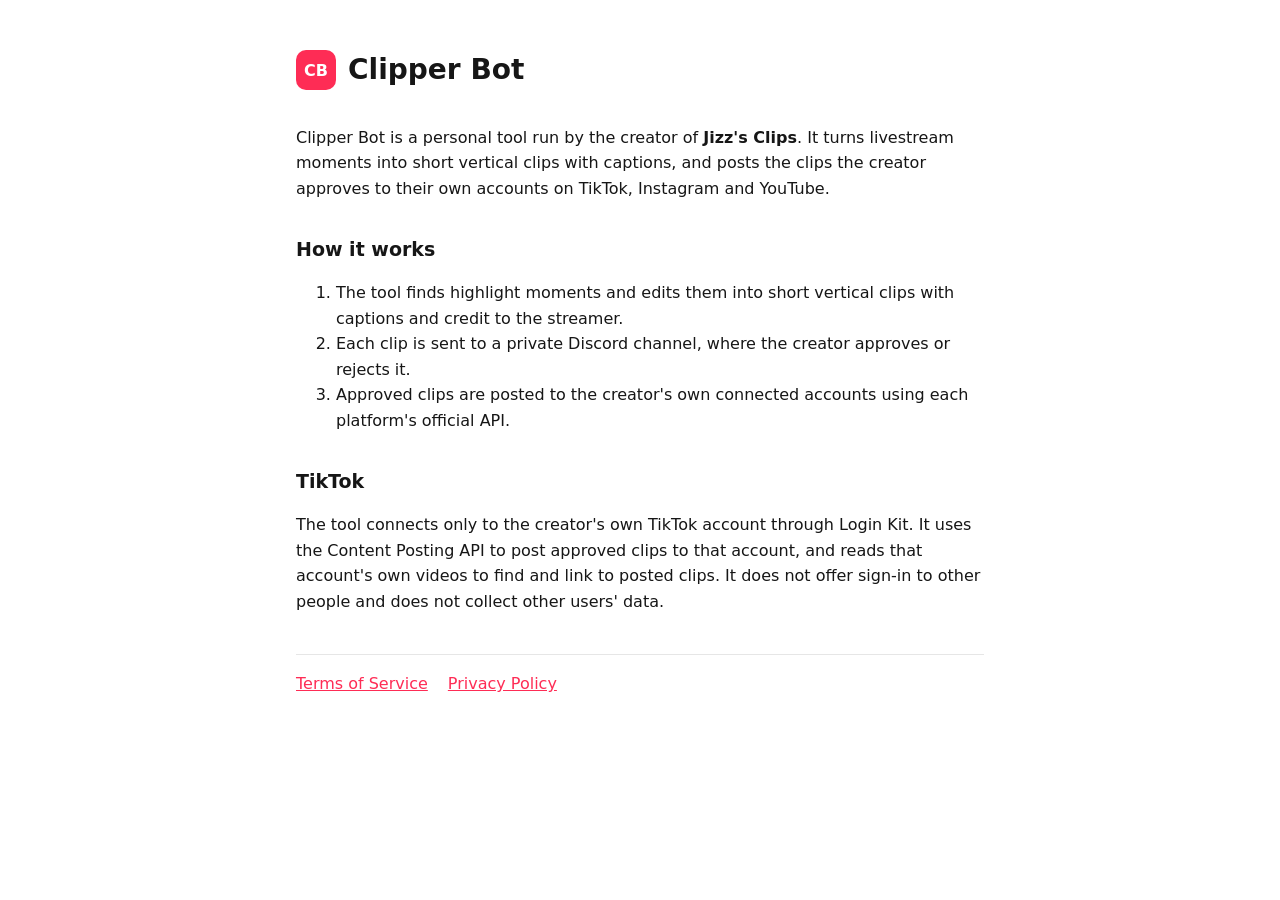
<file: index.html>
<!doctype html>
<html lang="en">
<head>
<meta charset="utf-8">
<meta name="viewport" content="width=device-width, initial-scale=1">
<title>Clipper Bot</title>
<link rel="stylesheet" href="style.css">
</head>
<body>
<main>
  <header><div class="logo">CB</div><h1>Clipper Bot</h1></header>
  <p>Clipper Bot is a personal tool run by the creator of <strong>Jizz's Clips</strong>. It turns livestream
  moments into short vertical clips with captions, and posts the clips the creator approves to their own
  accounts on TikTok, Instagram and YouTube.</p>
  <h2>How it works</h2>
  <ol>
    <li>The tool finds highlight moments and edits them into short vertical clips with captions and credit to the streamer.</li>
    <li>Each clip is sent to a private Discord channel, where the creator approves or rejects it.</li>
    <li>Approved clips are posted to the creator's own connected accounts using each platform's official API.</li>
  </ol>
  <h2>TikTok</h2>
  <p>The tool connects only to the creator's own TikTok account through Login Kit. It uses the Content Posting
  API to post approved clips to that account, and reads that account's own videos to find and link to posted
  clips. It does not offer sign-in to other people and does not collect other users' data.</p>
  <nav><a href="terms.html">Terms of Service</a><a href="privacy.html">Privacy Policy</a></nav>
</main>
</body>
</html>
</file>
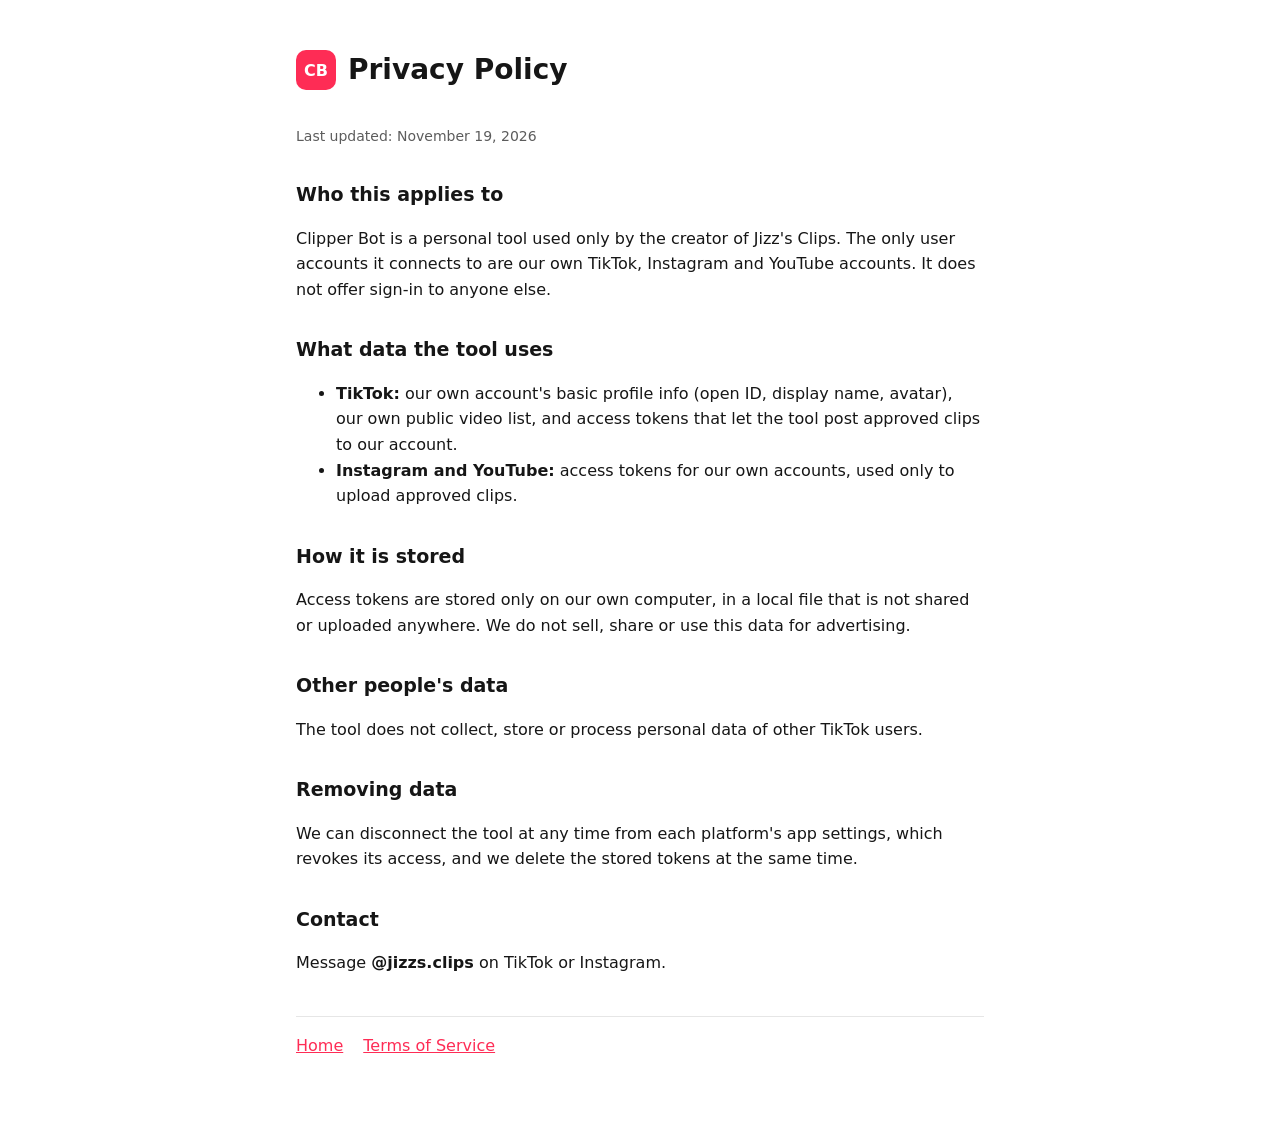
<file: privacy.html>
<!doctype html>
<html lang="en">
<head>
<meta charset="utf-8">
<meta name="viewport" content="width=device-width, initial-scale=1">
<title>Privacy Policy · Clipper Bot</title>
<link rel="stylesheet" href="style.css">
</head>
<body>
<main>
  <header><div class="logo">CB</div><h1>Privacy Policy</h1></header>
  <p class="muted">Last updated: November 19, 2026</p>

  <h2>Who this applies to</h2>
  <p>Clipper Bot is a personal tool used only by the creator of Jizz's Clips. The only user accounts it
  connects to are our own TikTok, Instagram and YouTube accounts. It does not offer sign-in to anyone else.</p>

  <h2>What data the tool uses</h2>
  <ul>
    <li><strong>TikTok:</strong> our own account's basic profile info (open ID, display name, avatar), our own
    public video list, and access tokens that let the tool post approved clips to our account.</li>
    <li><strong>Instagram and YouTube:</strong> access tokens for our own accounts, used only to upload approved clips.</li>
  </ul>

  <h2>How it is stored</h2>
  <p>Access tokens are stored only on our own computer, in a local file that is not shared or uploaded
  anywhere. We do not sell, share or use this data for advertising.</p>

  <h2>Other people's data</h2>
  <p>The tool does not collect, store or process personal data of other TikTok users.</p>

  <h2>Removing data</h2>
  <p>We can disconnect the tool at any time from each platform's app settings, which revokes its access, and
  we delete the stored tokens at the same time.</p>

  <h2>Contact</h2>
  <p>Message <strong>@jizzs.clips</strong> on TikTok or Instagram.</p>

  <nav><a href="index.html">Home</a><a href="terms.html">Terms of Service</a></nav>
</main>
</body>
</html>
</file>
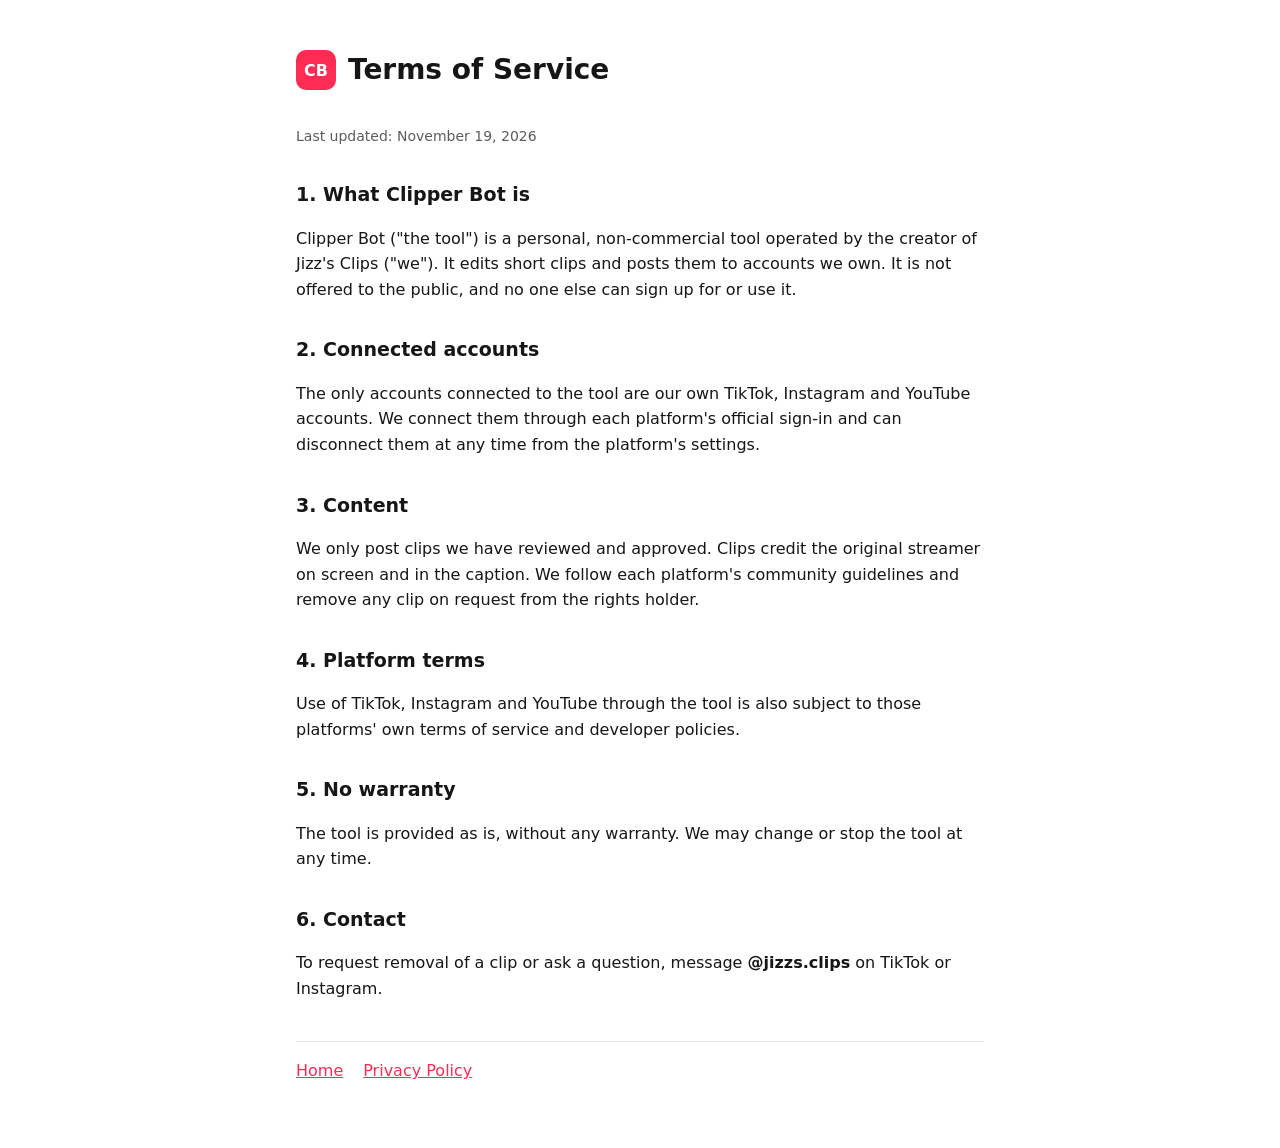
<file: terms.html>
<!doctype html>
<html lang="en">
<head>
<meta charset="utf-8">
<meta name="viewport" content="width=device-width, initial-scale=1">
<title>Terms of Service · Clipper Bot</title>
<link rel="stylesheet" href="style.css">
</head>
<body>
<main>
  <header><div class="logo">CB</div><h1>Terms of Service</h1></header>
  <p class="muted">Last updated: November 19, 2026</p>

  <h2>1. What Clipper Bot is</h2>
  <p>Clipper Bot ("the tool") is a personal, non-commercial tool operated by the creator of Jizz's Clips
  ("we"). It edits short clips and posts them to accounts we own. It is not offered to the public, and no one
  else can sign up for or use it.</p>

  <h2>2. Connected accounts</h2>
  <p>The only accounts connected to the tool are our own TikTok, Instagram and YouTube accounts. We connect
  them through each platform's official sign-in and can disconnect them at any time from the platform's
  settings.</p>

  <h2>3. Content</h2>
  <p>We only post clips we have reviewed and approved. Clips credit the original streamer on screen and in the
  caption. We follow each platform's community guidelines and remove any clip on request from the rights holder.</p>

  <h2>4. Platform terms</h2>
  <p>Use of TikTok, Instagram and YouTube through the tool is also subject to those platforms' own terms of
  service and developer policies.</p>

  <h2>5. No warranty</h2>
  <p>The tool is provided as is, without any warranty. We may change or stop the tool at any time.</p>

  <h2>6. Contact</h2>
  <p>To request removal of a clip or ask a question, message <strong>@jizzs.clips</strong> on TikTok or Instagram.</p>

  <nav><a href="index.html">Home</a><a href="privacy.html">Privacy Policy</a></nav>
</main>
</body>
</html>
</file>
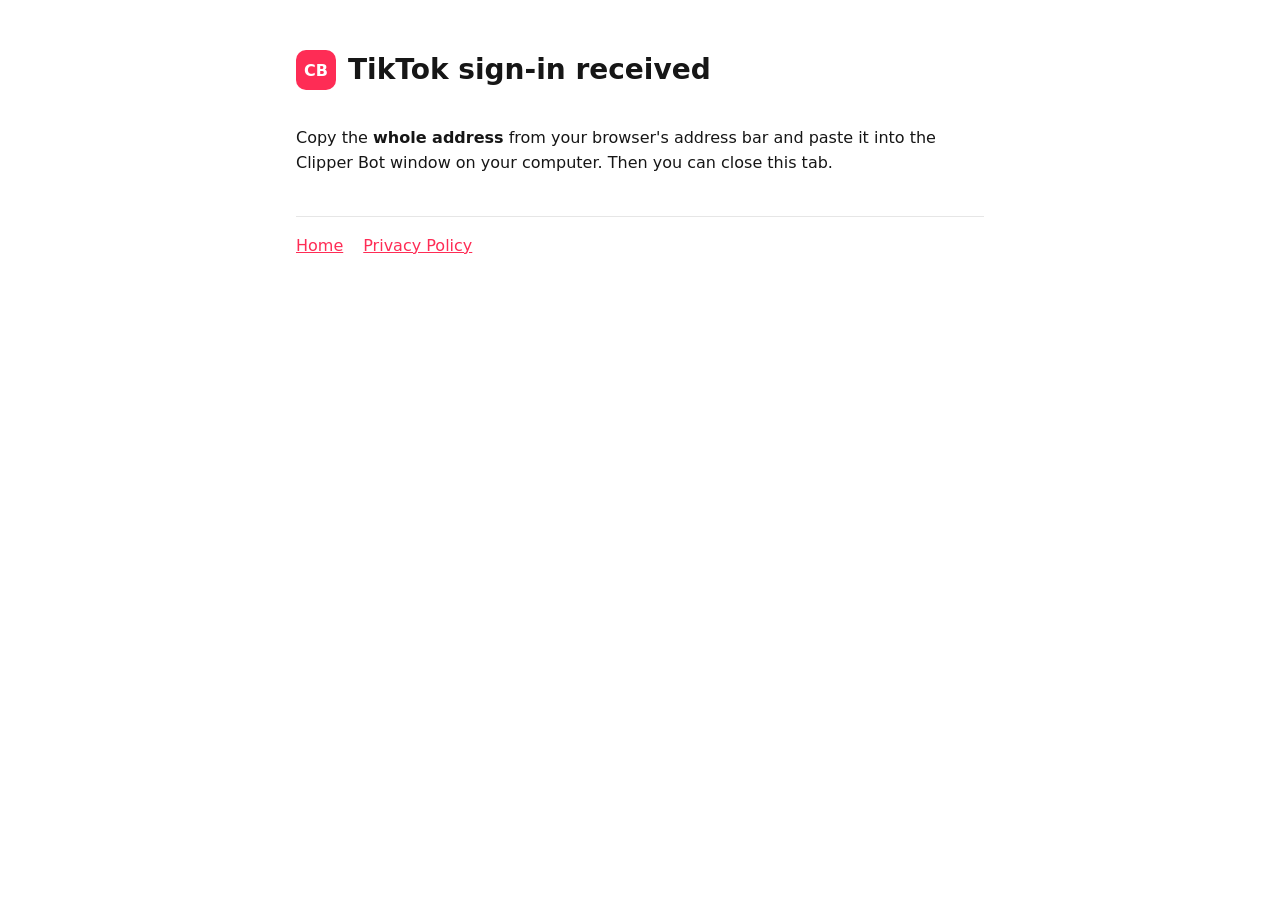
<file: tiktok-callback.html>
<!doctype html>
<html lang="en">
<head>
<meta charset="utf-8">
<meta name="viewport" content="width=device-width, initial-scale=1">
<title>TikTok connected · Clipper Bot</title>
<link rel="stylesheet" href="style.css">
</head>
<body>
<main>
  <header><div class="logo">CB</div><h1>TikTok sign-in received</h1></header>
  <p>Copy the <strong>whole address</strong> from your browser's address bar and paste it into the Clipper Bot
  window on your computer. Then you can close this tab.</p>
  <nav><a href="index.html">Home</a><a href="privacy.html">Privacy Policy</a></nav>
</main>
</body>
</html>
</file>
<file: style.css>
:root { --bg: #ffffff; --fg: #161616; --muted: #5c5c5c; --accent: #fe2c55; --line: #e6e6e6; }
@media (prefers-color-scheme: dark) { :root { --bg: #111111; --fg: #f2f2f2; --muted: #a8a8a8; --line: #2a2a2a; } }
* { box-sizing: border-box; }
body { margin: 0; background: var(--bg); color: var(--fg); font: 16px/1.6 system-ui, -apple-system, "Segoe UI", Roboto, sans-serif; }
main { max-width: 720px; margin: 0 auto; padding: 48px 16px 64px; }
header { display: flex; align-items: center; gap: 12px; margin-bottom: 32px; }
.logo { width: 40px; height: 40px; border-radius: 10px; background: var(--accent); color: #fff; display: grid; place-items: center; font-weight: 800; }
h1 { font-size: 28px; margin: 0; }
h2 { font-size: 19px; margin-top: 32px; }
p, li { color: var(--fg); }
.muted { color: var(--muted); font-size: 14px; }
nav { margin-top: 40px; padding-top: 16px; border-top: 1px solid var(--line); display: flex; gap: 20px; flex-wrap: wrap; }
a { color: var(--accent); }
</file>
